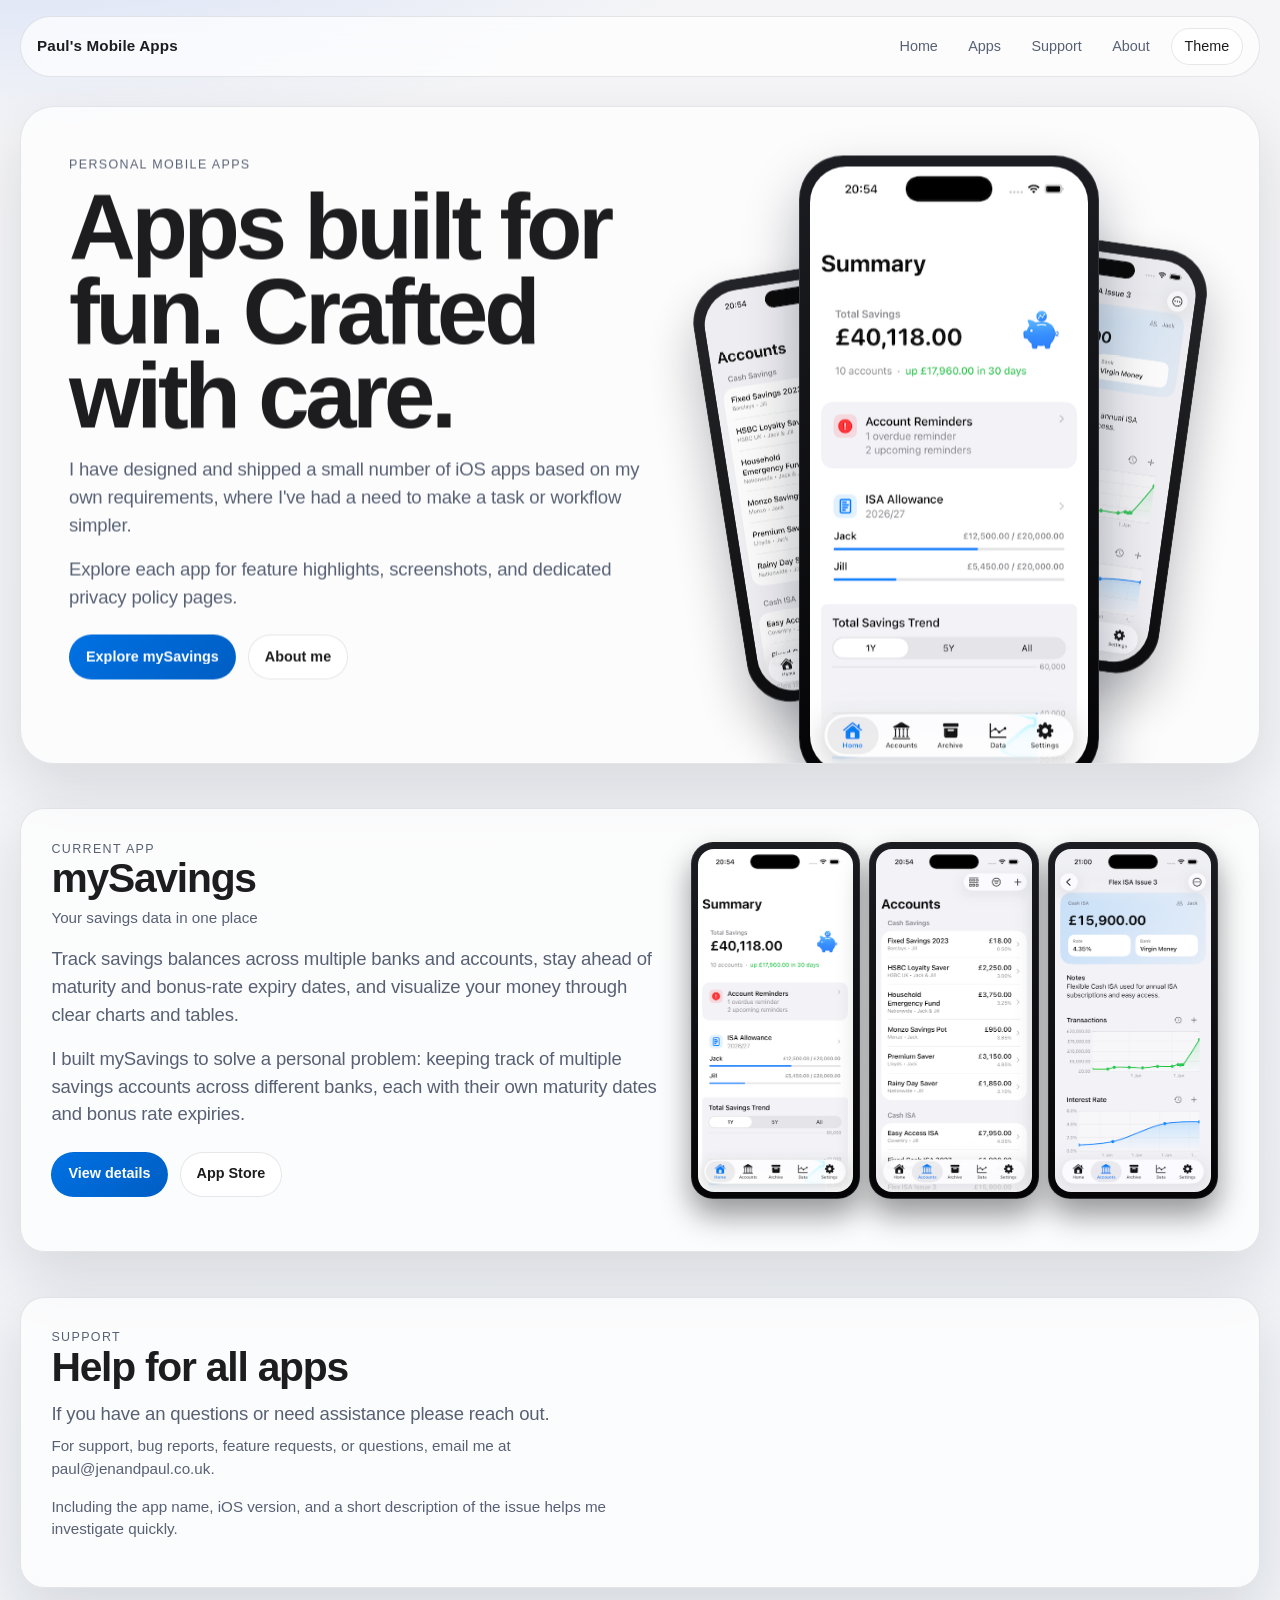
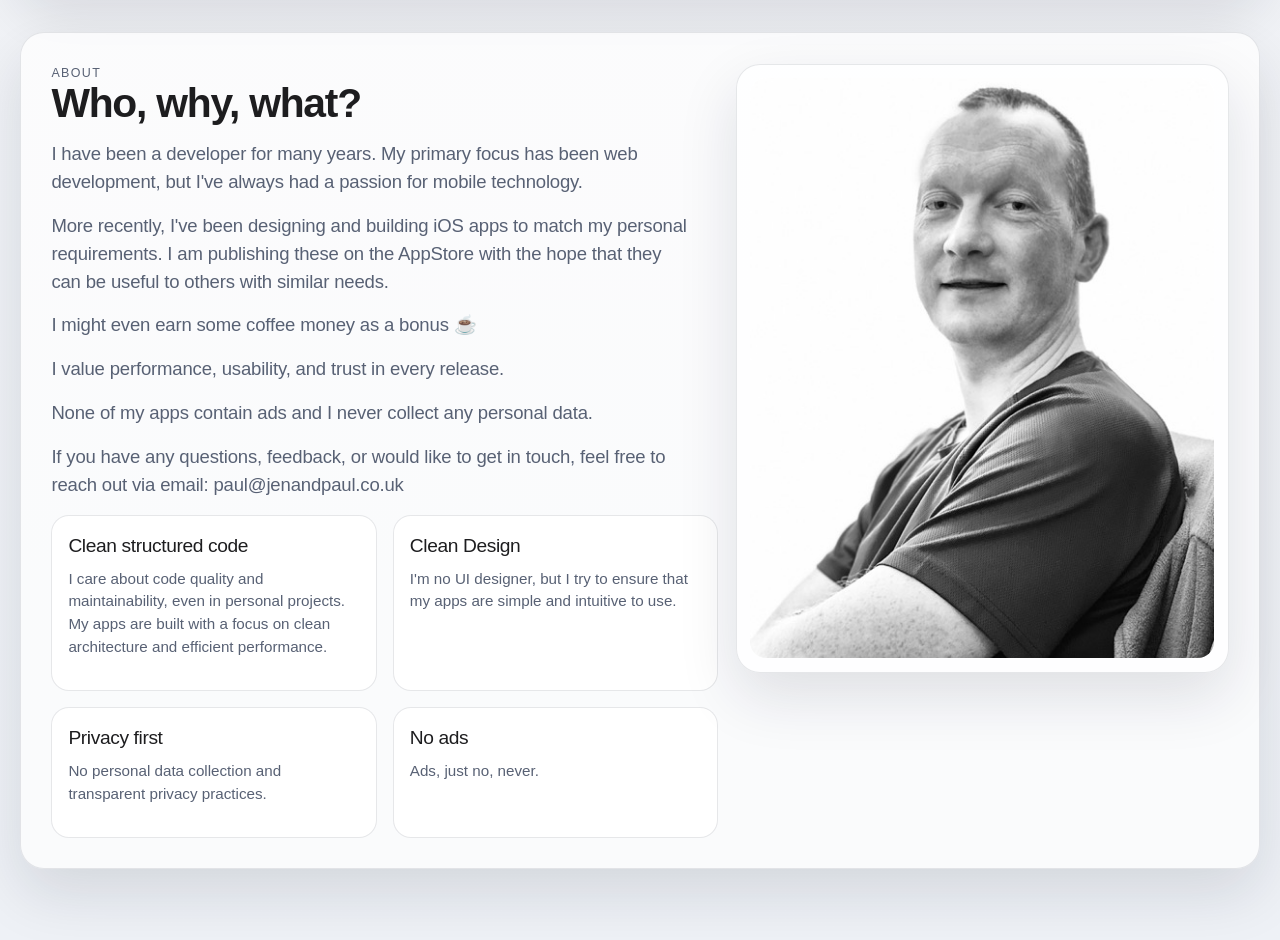
<file: index.html>
<!DOCTYPE html><html lang="en"> <head><meta charset="UTF-8"><meta name="viewport" content="width=device-width, initial-scale=1"><meta name="generator" content="Astro v6.1.7"><link rel="icon" type="image/png" sizes="64x64" href="/favicon.png"><link rel="apple-touch-icon" sizes="180x180" href="/apple-touch-icon.png"><title>Paul | iOS App Portfolio</title><meta name="description" content="A portfolio of personally developed mobile apps with product overviews, screenshots, and privacy details."><meta name="theme-color" content="#0a84ff"><link rel="stylesheet" href="/_astro/apps.CPUqp9ke.css"></head> <body> <div class="page-shell"> <header class="site-header" data-reveal style="--reveal-delay: 40ms;"> <a class="brand" href="/">Paul's Mobile Apps</a> <nav class="nav-links" aria-label="Primary"> <a href="/">Home</a> <a href="/#apps">Apps</a> <a href="/#support">Support</a> <a href="/#about">About</a> <button class="theme-toggle" type="button" id="theme-toggle" aria-label="Toggle dark mode">Theme</button> </nav> </header> <main>  <section class="section section-top hero-ios" data-reveal> <div class="hero-copy" data-parallax> <p class="eyebrow">Personal Mobile Apps</p> <h1 class="display">Apps built for fun. Crafted with care.</h1> <p class="subhead">
I have designed and shipped a small number of iOS apps based on my own
        requirements, where I've had a need to make a task or workflow simpler.
</p> <p class="subhead">
Explore each app for feature highlights, screenshots, and dedicated
        privacy policy pages.
</p> <div class="actions"> <a class="button button-primary" href="/apps/mysavings">Explore mySavings</a> <a class="button button-secondary" href="/#about">About me</a> </div> </div> <div class="hero-device" data-parallax> <div class="device-stack" aria-hidden="true"> <div class="device-frame device-frame-back-left"> <img src="/images/mysavings/mysavings-2.png" data-theme-light-src="/images/mysavings/mysavings-2.png" data-theme-dark-src="/images/mysavings/mysavings-2-dark.png" alt=""> </div> <div class="device-frame device-frame-back-right"> <img src="/images/mysavings/mysavings-3.png" data-theme-light-src="/images/mysavings/mysavings-3.png" data-theme-dark-src="/images/mysavings/mysavings-3-dark.png" alt=""> </div> <div class="device-frame device-frame-front"> <img src="/images/mysavings/mysavings-1.png" data-theme-light-src="/images/mysavings/mysavings-1.png" data-theme-dark-src="/images/mysavings/mysavings-1-dark.png" alt="mySavings account overview screen"> </div> </div> </div> </section> <section class="section card" id="apps" aria-label="App portfolio" data-reveal style="--reveal-delay: 80ms;"> <div class="app-showcase"> <div> <p class="eyebrow">Current App</p> <h2 class="section-title">mySavings</h2> <p class="meta">Your savings data in one place</p> <p class="subhead" style="margin-top: 0;">Track savings balances across multiple banks and accounts, stay ahead of maturity and bonus-rate expiry dates, and visualize your money through clear charts and tables.</p> <p class="subhead">I built mySavings to solve a personal problem: keeping track of multiple savings accounts across different banks, each with their own maturity dates and bonus rate expiries.</p> <div class="actions"> <a class="button button-primary" href="/apps/mysavings">View details</a> <a class="button button-secondary" href="https://apps.apple.com/" target="_blank" rel="noreferrer">App Store</a> </div> </div> <div class="preview-pane" data-parallax> <div class="preview-collage"> <article class="preview-shot"> <div class="iphone-frame"> <img src="/images/mysavings/mysavings-1.png" data-theme-light-src="/images/mysavings/mysavings-1.png" data-theme-dark-src="/images/mysavings/mysavings-1-dark.png" alt="mySavings account overview screen" loading="lazy" decoding="async"> </div> </article><article class="preview-shot"> <div class="iphone-frame"> <img src="/images/mysavings/mysavings-2.png" data-theme-light-src="/images/mysavings/mysavings-2.png" data-theme-dark-src="/images/mysavings/mysavings-2-dark.png" alt="mySavings savings detail screen" loading="lazy" decoding="async"> </div> </article><article class="preview-shot"> <div class="iphone-frame"> <img src="/images/mysavings/mysavings-3.png" data-theme-light-src="/images/mysavings/mysavings-3.png" data-theme-dark-src="/images/mysavings/mysavings-3-dark.png" alt="mySavings reminders screen" loading="lazy" decoding="async"> </div> </article> </div> </div> </div> </section> <section class="section card" id="support" aria-label="Support" data-reveal style="--reveal-delay: 120ms;"> <p class="eyebrow">Support</p> <h2 class="section-title">Help for all apps</h2> <p class="subhead" style="margin-top: 0.7rem;">
If you have an questions or need assistance please reach out.
</p> <p class="meta" style="max-width: 72ch;">
For support, bug reports, feature requests, or questions, email me at
<a href="mailto:paul@jenandpaul.co.uk"> paul@jenandpaul.co.uk</a>.
</p> <p class="meta" style="max-width: 72ch;">
Including the app name, iOS version, and a short description of the issue
      helps me investigate quickly.
</p> </section> <section class="section card" id="about" aria-label="About" data-reveal style="--reveal-delay: 160ms;"> <div class="about-layout"> <div> <p class="eyebrow">About</p> <h2 class="section-title">Who, why, what?</h2> <p class="subhead">
I have been a developer for many years. My primary focus has been web
          development, but I've always had a passion for mobile technology.
</p> <p class="subhead">
More recently, I've been designing and building iOS apps to match my
          personal requirements. I am publishing these on the AppStore with the
          hope that they can be useful to others with similar needs.
</p> <p class="subhead">I might even earn some coffee money as a bonus ☕️</p> <p class="subhead">
I value performance, usability, and trust in every release.
</p> <p class="subhead">
None of my apps contain ads and I never collect any personal data.
</p> <p class="subhead">
If you have any questions, feedback, or would like to get in touch,
          feel free to reach out via email: <a href="mailto:paul@jenandpaul.co.uk">paul@jenandpaul.co.uk</a> </p> <div class="about-grid"> <article class="stat-card"> <p class="stat-value">Clean structured code</p> <p class="meta">
I care about code quality and maintainability, even in personal
              projects. My apps are built with a focus on clean architecture and
              efficient performance.
</p> </article> <article class="stat-card"> <p class="stat-value">Clean Design</p> <p class="meta">
I'm no UI designer, but I try to ensure that my apps are simple
              and intuitive to use.
</p> </article> <article class="stat-card"> <p class="stat-value">Privacy first</p> <p class="meta">
No personal data collection and transparent privacy practices.
</p> </article> <article class="stat-card"> <p class="stat-value">No ads</p> <p class="meta">Ads, just no, never.</p> </article> </div> </div> <aside class="about-photo-card"> <img class="about-photo-image about-photo-image-light" src="/images/paul.jpg" alt="Photo of Paul" loading="lazy" decoding="async"> <img class="about-photo-image about-photo-image-dark" src="/images/paul-dark.jpg" alt="Photo of Paul" loading="lazy" decoding="async"> </aside> </div> </section>  </main> </div> <script>
      (() => {
        const root = document.documentElement;
        const storageKey = "preferred-theme";
        const prefersDark = window.matchMedia(
          "(prefers-color-scheme: dark)",
        ).matches;
        const reduceMotion = window.matchMedia(
          "(prefers-reduced-motion: reduce)",
        ).matches;
        const initial =
          localStorage.getItem(storageKey) || (prefersDark ? "dark" : "light");
        root.setAttribute("data-theme", initial);
        const applyScreenshotTheme = (theme) => {
          const screenshotImages = Array.from(
            document.querySelectorAll("img[data-theme-light-src][data-theme-dark-src]"),
          );
          screenshotImages.forEach((img) => {
            const nextSrc =
              theme === "dark"
                ? img.getAttribute("data-theme-dark-src")
                : img.getAttribute("data-theme-light-src");
            if (nextSrc && img.getAttribute("src") !== nextSrc) {
              img.setAttribute("src", nextSrc);
            }
          });
        };
        applyScreenshotTheme(initial);

        const btn = document.getElementById("theme-toggle");
        if (btn) {
          btn.addEventListener("click", () => {
            const current =
              root.getAttribute("data-theme") === "dark" ? "dark" : "light";
            const next = current === "dark" ? "light" : "dark";
            root.setAttribute("data-theme", next);
            localStorage.setItem(storageKey, next);
            applyScreenshotTheme(next);
          });
        }

        const revealTargets = Array.from(
          document.querySelectorAll("[data-reveal]"),
        );
        if (revealTargets.length > 0) {
          if (reduceMotion || !("IntersectionObserver" in window)) {
            revealTargets.forEach((el) => el.classList.add("is-visible"));
          } else {
            const observer = new IntersectionObserver(
              (entries) => {
                entries.forEach((entry) => {
                  if (!entry.isIntersecting) return;
                  entry.target.classList.add("is-visible");
                  observer.unobserve(entry.target);
                });
              },
              { threshold: 0.12, rootMargin: "0px 0px -8% 0px" },
            );

            revealTargets.forEach((el) => observer.observe(el));
          }
        }

        const parallaxTargets = Array.from(
          document.querySelectorAll("[data-parallax]"),
        );
        if (parallaxTargets.length === 0 || reduceMotion) return;

        const updateParallax = () => {
          const viewportCenter = window.innerHeight * 0.5;
          parallaxTargets.forEach((el) => {
            const rect = el.getBoundingClientRect();
            const elementCenter = rect.top + rect.height * 0.5;
            const delta = (viewportCenter - elementCenter) * 0.03;
            const maxShift = 10;
            const clamped = Math.max(-maxShift, Math.min(maxShift, delta));
            el.style.setProperty(
              "--parallax-offset",
              `${clamped.toFixed(2)}px`,
            );
          });
        };

        let rafId = 0;
        const onScroll = () => {
          if (rafId) return;
          rafId = window.requestAnimationFrame(() => {
            updateParallax();
            rafId = 0;
          });
        };

        updateParallax();
        window.addEventListener("scroll", onScroll, { passive: true });
        window.addEventListener("resize", onScroll);
      })();
    </script> </body> </html>
</file>
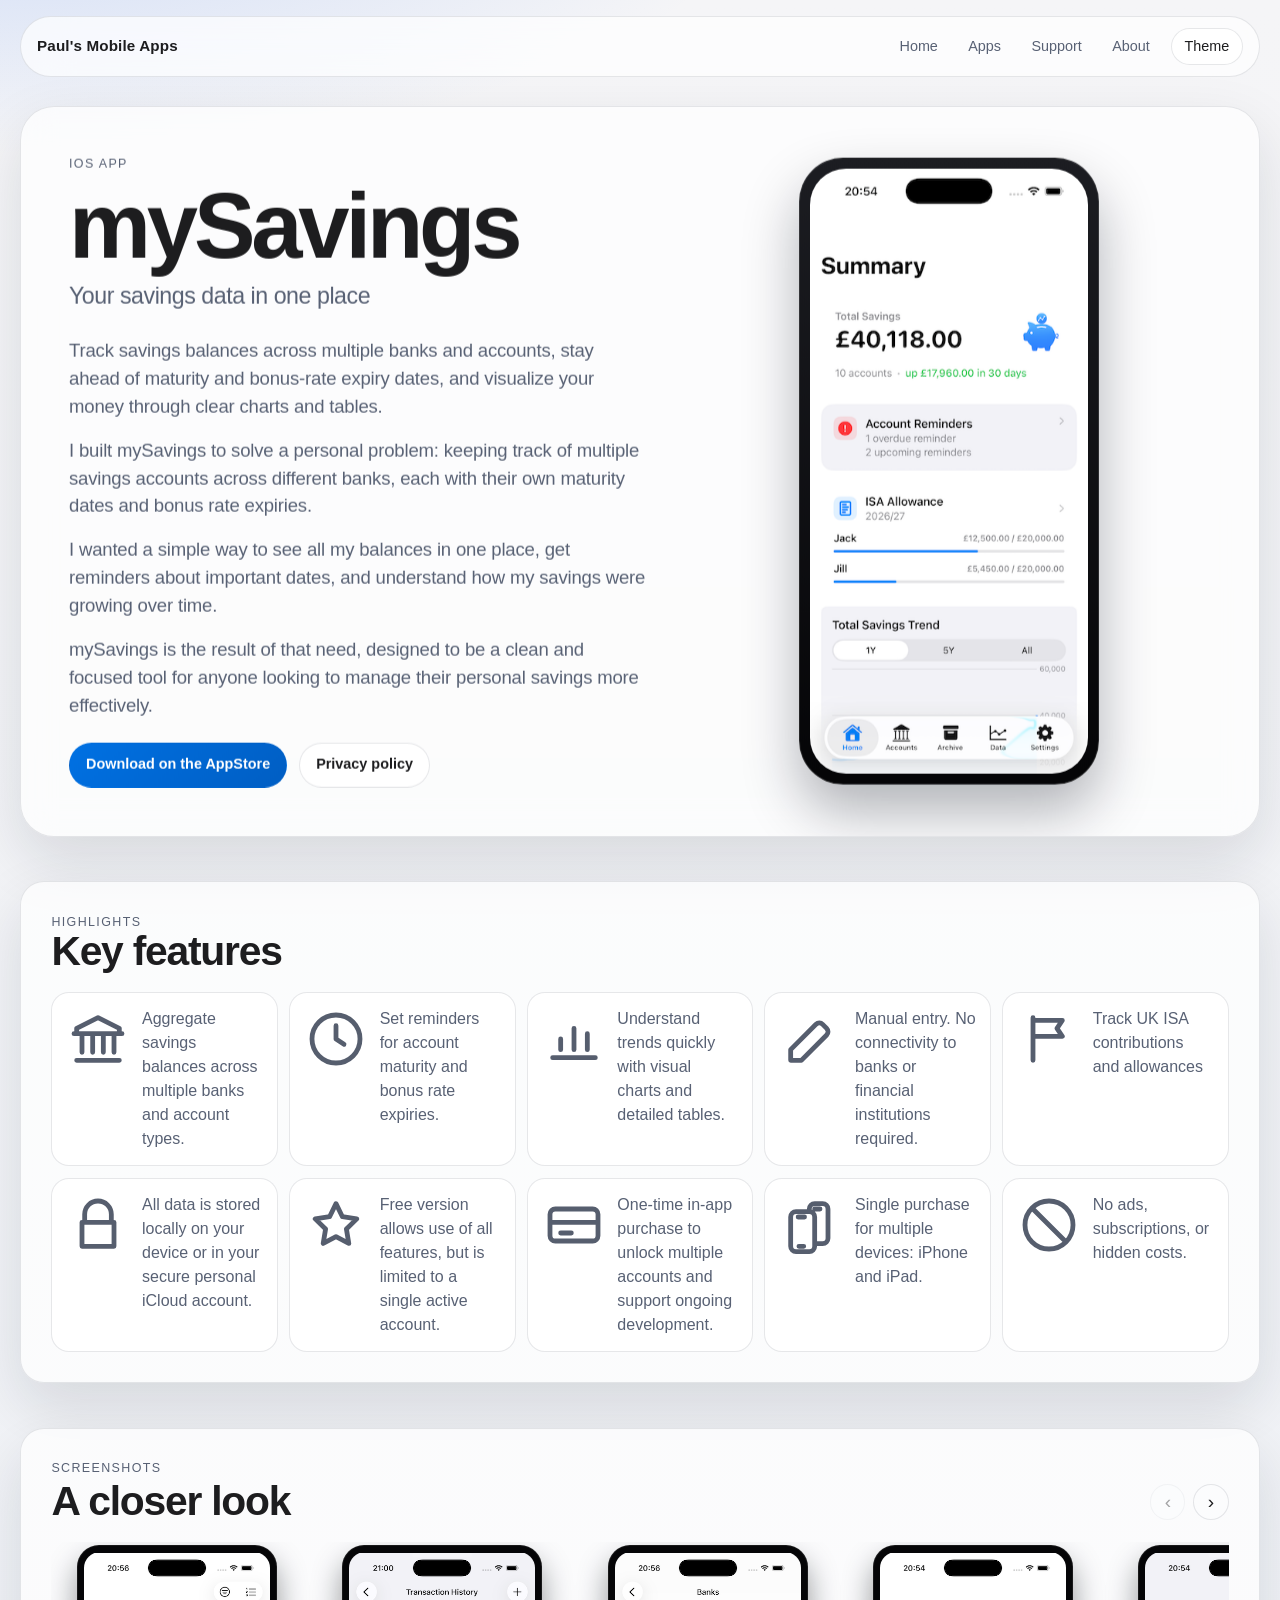
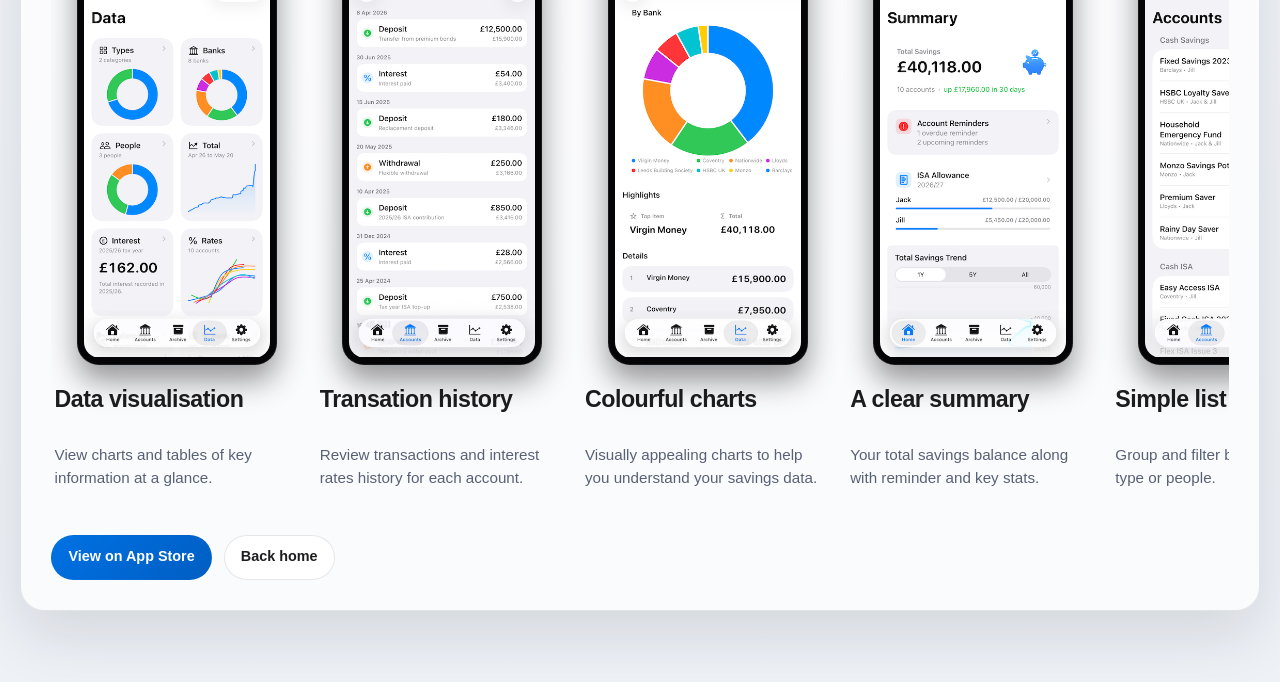
<file: apps/mysavings/index.html>
<!DOCTYPE html><html lang="en"> <head><meta charset="UTF-8"><meta name="viewport" content="width=device-width, initial-scale=1"><meta name="generator" content="Astro v6.1.7"><link rel="icon" type="image/png" sizes="64x64" href="/favicon.png"><link rel="apple-touch-icon" sizes="180x180" href="/apple-touch-icon.png"><title>mySavings | Paul&#39;s Mobile Apps</title><meta name="description" content="Track savings balances across multiple banks and accounts, stay ahead of maturity and bonus-rate expiry dates, and visualize your money through clear charts and tables."><meta name="theme-color" content="#0a84ff"><link rel="stylesheet" href="/_astro/apps.CPUqp9ke.css"></head> <body> <div class="page-shell"> <header class="site-header" data-reveal style="--reveal-delay: 40ms;"> <a class="brand" href="/">Paul's Mobile Apps</a> <nav class="nav-links" aria-label="Primary"> <a href="/">Home</a> <a href="/#apps">Apps</a> <a href="/#support">Support</a> <a href="/#about">About</a> <button class="theme-toggle" type="button" id="theme-toggle" aria-label="Toggle dark mode">Theme</button> </nav> </header> <main>  <section class="section section-top hero-ios" data-reveal> <div class="hero-copy" data-parallax> <p class="eyebrow">iOS App</p> <h1 class="display">mySavings</h1> <p class="strapline">Your savings data in one place</p> <p class="subhead">Track savings balances across multiple banks and accounts, stay ahead of maturity and bonus-rate expiry dates, and visualize your money through clear charts and tables.</p> <p class="subhead">I built mySavings to solve a personal problem: keeping track of multiple savings accounts across different banks, each with their own maturity dates and bonus rate expiries.</p><p class="subhead">I wanted a simple way to see all my balances in one place, get reminders about important dates, and understand how my savings were growing over time.</p><p class="subhead">mySavings is the result of that need, designed to be a clean and focused tool for anyone looking to manage their personal savings more effectively.</p> <div class="actions"> <a class="button button-primary" href="https://apps.apple.com/" target="_blank" rel="noreferrer">Download on the AppStore</a> <a class="button button-secondary" href="/apps/mysavings/privacy">Privacy policy</a> </div> </div> <div class="hero-device" data-parallax> <div class="device-frame"> <img src="/images/mysavings/mysavings-1.png" data-theme-light-src="/images/mysavings/mysavings-1.png" data-theme-dark-src="/images/mysavings/mysavings-1-dark.png" alt="mySavings account overview screen"> </div> </div> </section> <section class="section card" data-reveal style="--reveal-delay: 80ms;"> <p class="eyebrow">Highlights</p> <h2 class="section-title">Key features</h2> <div class="feature-grid"> <article class="feature-pill feature-pill-key"> <svg class="feature-icon" viewBox="0 0 24 24" aria-hidden="true"><path d="M3 10h18M4 10V8l8-4 8 4v2M6 10v7M10 10v7M14 10v7M18 10v7M4 20h16" fill="none" stroke="currentColor" stroke-width="1.8" stroke-linecap="round" stroke-linejoin="round"></path></svg> <span>Aggregate savings balances across multiple banks and account types.</span> </article><article class="feature-pill feature-pill-key"> <svg class="feature-icon" viewBox="0 0 24 24" aria-hidden="true"><path d="M12 7v5l3 2M21 12a9 9 0 1 1-18 0 9 9 0 0 1 18 0Z" fill="none" stroke="currentColor" stroke-width="1.8" stroke-linecap="round" stroke-linejoin="round"></path></svg> <span>Set reminders for account maturity and bonus rate expiries.</span> </article><article class="feature-pill feature-pill-key"> <svg class="feature-icon" viewBox="0 0 24 24" aria-hidden="true"><path d="M4 19h16M7 16v-4M12 16V8M17 16v-6" fill="none" stroke="currentColor" stroke-width="1.8" stroke-linecap="round" stroke-linejoin="round"></path></svg> <span>Understand trends quickly with visual charts and detailed tables.</span> </article><article class="feature-pill feature-pill-key"> <svg class="feature-icon" viewBox="0 0 24 24" aria-hidden="true"><path d="M4 20h4l9.5-9.5a1.8 1.8 0 0 0 0-2.5l-1.5-1.5a1.8 1.8 0 0 0-2.5 0L4 16v4Z" fill="none" stroke="currentColor" stroke-width="1.8" stroke-linecap="round" stroke-linejoin="round"></path></svg> <span>Manual entry. No connectivity to banks or financial institutions required.</span> </article><article class="feature-pill feature-pill-key"> <svg class="feature-icon" viewBox="0 0 24 24" aria-hidden="true"><path d="M6 4v16M6 5h11l-2 3 2 3H6" fill="none" stroke="currentColor" stroke-width="1.8" stroke-linecap="round" stroke-linejoin="round"></path></svg> <span>Track UK ISA contributions and allowances</span> </article><article class="feature-pill feature-pill-key"> <svg class="feature-icon" viewBox="0 0 24 24" aria-hidden="true"><path d="M7 11V8a5 5 0 0 1 10 0v3M6 11h12v9H6z" fill="none" stroke="currentColor" stroke-width="1.8" stroke-linecap="round" stroke-linejoin="round"></path></svg> <span>All data is stored locally on your device or in your secure personal iCloud account.</span> </article><article class="feature-pill feature-pill-key"> <svg class="feature-icon" viewBox="0 0 24 24" aria-hidden="true"><path d="m12 4 2.4 4.9 5.4.8-3.9 3.8.9 5.4-4.8-2.5-4.8 2.5.9-5.4-3.9-3.8 5.4-.8L12 4Z" fill="none" stroke="currentColor" stroke-width="1.8" stroke-linecap="round" stroke-linejoin="round"></path></svg> <span>Free version allows use of all features, but is limited to a single active account.</span> </article><article class="feature-pill feature-pill-key"> <svg class="feature-icon" viewBox="0 0 24 24" aria-hidden="true"><path d="M3 8a2 2 0 0 1 2-2h14a2 2 0 0 1 2 2v8a2 2 0 0 1-2 2H5a2 2 0 0 1-2-2V8Zm0 3h18M7 15h4" fill="none" stroke="currentColor" stroke-width="1.8" stroke-linecap="round" stroke-linejoin="round"></path></svg> <span>One-time in-app purchase to unlock multiple accounts and support ongoing development.</span> </article><article class="feature-pill feature-pill-key"> <svg class="feature-icon" viewBox="0 0 24 24" aria-hidden="true"><path d="M11 7V6a2 2 0 0 1 2-2h3a2 2 0 0 1 2 2v8M18 14v3a2 2 0 0 1-2 2h-2M13 6h2M6 7h5a2 2 0 0 1 2 2v11a2 2 0 0 1-2 2H6a2 2 0 0 1-2-2V9a2 2 0 0 1 2-2Zm0.8 2h2.4M7.1 20h1.8" fill="none" stroke="currentColor" stroke-width="1.8" stroke-linecap="round" stroke-linejoin="round"></path></svg> <span>Single purchase for multiple devices: iPhone and iPad.</span> </article><article class="feature-pill feature-pill-key"> <svg class="feature-icon" viewBox="0 0 24 24" aria-hidden="true"><path d="M12 21a9 9 0 1 0 0-18 9 9 0 0 0 0 18ZM5.7 5.7l12.6 12.6" fill="none" stroke="currentColor" stroke-width="1.8" stroke-linecap="round" stroke-linejoin="round"></path></svg> <span>No ads, subscriptions, or hidden costs.</span> </article> </div> </section> <section class="section card" data-reveal style="--reveal-delay: 120ms;"> <p class="eyebrow">Screenshots</p> <div class="section-title-row"> <h2 class="section-title">A closer look</h2> <div class="carousel-controls"> <button class="carousel-button" type="button" data-carousel-prev aria-label="Previous screenshot">‹</button> <button class="carousel-button" type="button" data-carousel-next aria-label="Next screenshot">›</button> </div> </div> <div class="carousel-shell" data-carousel> <div class="carousel-track" data-carousel-track> <article class="carousel-slide" data-reveal style="--reveal-delay: 0ms;"> <div class="carousel-image-card"> <div class="iphone-frame iphone-frame-large"> <img src="/images/mysavings/mysavings-1.png" data-theme-light-src="/images/mysavings/mysavings-1.png" data-theme-dark-src="/images/mysavings/mysavings-1-dark.png" alt="mySavings account overview screen" loading="lazy" decoding="async"> </div> </div> <div class="carousel-caption"> <h3 class="story-title">A clear summary</h3> <p class="meta">Your total savings balance along with reminder and key stats.</p> </div> </article><article class="carousel-slide" data-reveal style="--reveal-delay: 35ms;"> <div class="carousel-image-card"> <div class="iphone-frame iphone-frame-large"> <img src="/images/mysavings/mysavings-2.png" data-theme-light-src="/images/mysavings/mysavings-2.png" data-theme-dark-src="/images/mysavings/mysavings-2-dark.png" alt="mySavings savings detail screen" loading="lazy" decoding="async"> </div> </div> <div class="carousel-caption"> <h3 class="story-title">Simple list of accounts</h3> <p class="meta">Group and filter by bank, account type or people.</p> </div> </article><article class="carousel-slide" data-reveal style="--reveal-delay: 70ms;"> <div class="carousel-image-card"> <div class="iphone-frame iphone-frame-large"> <img src="/images/mysavings/mysavings-3.png" data-theme-light-src="/images/mysavings/mysavings-3.png" data-theme-dark-src="/images/mysavings/mysavings-3-dark.png" alt="mySavings reminders screen" loading="lazy" decoding="async"> </div> </div> <div class="carousel-caption"> <h3 class="story-title">Clear account details</h3> <p class="meta">Total balance, interest rates, and account information in one place.</p> </div> </article><article class="carousel-slide" data-reveal style="--reveal-delay: 105ms;"> <div class="carousel-image-card"> <div class="iphone-frame iphone-frame-large"> <img src="/images/mysavings/mysavings-4.png" data-theme-light-src="/images/mysavings/mysavings-4.png" data-theme-dark-src="/images/mysavings/mysavings-4-dark.png" alt="mySavings charts view" loading="lazy" decoding="async"> </div> </div> <div class="carousel-caption"> <h3 class="story-title">Scheduled reminders</h3> <p class="meta">Set reminders for maturity and bonus rate expiries.</p> </div> </article><article class="carousel-slide" data-reveal style="--reveal-delay: 140ms;"> <div class="carousel-image-card"> <div class="iphone-frame iphone-frame-large"> <img src="/images/mysavings/mysavings-5.png" data-theme-light-src="/images/mysavings/mysavings-5.png" data-theme-dark-src="/images/mysavings/mysavings-5-dark.png" alt="mySavings tables view" loading="lazy" decoding="async"> </div> </div> <div class="carousel-caption"> <h3 class="story-title">Transation history</h3> <p class="meta">Review transactions and interest rates history for each account.</p> </div> </article><article class="carousel-slide" data-reveal style="--reveal-delay: 175ms;"> <div class="carousel-image-card"> <div class="iphone-frame iphone-frame-large"> <img src="/images/mysavings/mysavings-6.png" data-theme-light-src="/images/mysavings/mysavings-6.png" data-theme-dark-src="/images/mysavings/mysavings-6-dark.png" alt="mySavings settings view" loading="lazy" decoding="async"> </div> </div> <div class="carousel-caption"> <h3 class="story-title">Data visualisation</h3> <p class="meta">View charts and tables of key information at a glance.</p> </div> </article><article class="carousel-slide" data-reveal style="--reveal-delay: 210ms;"> <div class="carousel-image-card"> <div class="iphone-frame iphone-frame-large"> <img src="/images/mysavings/mysavings-7.png" data-theme-light-src="/images/mysavings/mysavings-7.png" data-theme-dark-src="/images/mysavings/mysavings-7-dark.png" alt="mySavings summary analytics screen" loading="lazy" decoding="async"> </div> </div> <div class="carousel-caption"> <h3 class="story-title">Colourful charts</h3> <p class="meta">Visually appealing charts to help you understand your savings data.</p> </div> </article><article class="carousel-slide" data-reveal style="--reveal-delay: 210ms;"> <div class="carousel-image-card"> <div class="iphone-frame iphone-frame-large"> <img src="/images/mysavings/mysavings-8.png" data-theme-light-src="/images/mysavings/mysavings-8.png" data-theme-dark-src="/images/mysavings/mysavings-8-dark.png" alt="mySavings ISA tracking details screen" loading="lazy" decoding="async"> </div> </div> <div class="carousel-caption"> <h3 class="story-title">ISA Tracking</h3> <p class="meta">Track your UK ISA contributions and allowances with ease.</p> </div> </article> </div> </div> <div class="actions"> <a class="button button-primary" href="https://apps.apple.com/" target="_blank" rel="noreferrer">View on App Store</a> <a class="button button-secondary" href="/">Back home</a> </div> </section>  </main> </div> <script>
      (() => {
        const root = document.documentElement;
        const storageKey = "preferred-theme";
        const prefersDark = window.matchMedia(
          "(prefers-color-scheme: dark)",
        ).matches;
        const reduceMotion = window.matchMedia(
          "(prefers-reduced-motion: reduce)",
        ).matches;
        const initial =
          localStorage.getItem(storageKey) || (prefersDark ? "dark" : "light");
        root.setAttribute("data-theme", initial);
        const applyScreenshotTheme = (theme) => {
          const screenshotImages = Array.from(
            document.querySelectorAll("img[data-theme-light-src][data-theme-dark-src]"),
          );
          screenshotImages.forEach((img) => {
            const nextSrc =
              theme === "dark"
                ? img.getAttribute("data-theme-dark-src")
                : img.getAttribute("data-theme-light-src");
            if (nextSrc && img.getAttribute("src") !== nextSrc) {
              img.setAttribute("src", nextSrc);
            }
          });
        };
        applyScreenshotTheme(initial);

        const btn = document.getElementById("theme-toggle");
        if (btn) {
          btn.addEventListener("click", () => {
            const current =
              root.getAttribute("data-theme") === "dark" ? "dark" : "light";
            const next = current === "dark" ? "light" : "dark";
            root.setAttribute("data-theme", next);
            localStorage.setItem(storageKey, next);
            applyScreenshotTheme(next);
          });
        }

        const revealTargets = Array.from(
          document.querySelectorAll("[data-reveal]"),
        );
        if (revealTargets.length > 0) {
          if (reduceMotion || !("IntersectionObserver" in window)) {
            revealTargets.forEach((el) => el.classList.add("is-visible"));
          } else {
            const observer = new IntersectionObserver(
              (entries) => {
                entries.forEach((entry) => {
                  if (!entry.isIntersecting) return;
                  entry.target.classList.add("is-visible");
                  observer.unobserve(entry.target);
                });
              },
              { threshold: 0.12, rootMargin: "0px 0px -8% 0px" },
            );

            revealTargets.forEach((el) => observer.observe(el));
          }
        }

        const parallaxTargets = Array.from(
          document.querySelectorAll("[data-parallax]"),
        );
        if (parallaxTargets.length === 0 || reduceMotion) return;

        const updateParallax = () => {
          const viewportCenter = window.innerHeight * 0.5;
          parallaxTargets.forEach((el) => {
            const rect = el.getBoundingClientRect();
            const elementCenter = rect.top + rect.height * 0.5;
            const delta = (viewportCenter - elementCenter) * 0.03;
            const maxShift = 10;
            const clamped = Math.max(-maxShift, Math.min(maxShift, delta));
            el.style.setProperty(
              "--parallax-offset",
              `${clamped.toFixed(2)}px`,
            );
          });
        };

        let rafId = 0;
        const onScroll = () => {
          if (rafId) return;
          rafId = window.requestAnimationFrame(() => {
            updateParallax();
            rafId = 0;
          });
        };

        updateParallax();
        window.addEventListener("scroll", onScroll, { passive: true });
        window.addEventListener("resize", onScroll);
      })();
    </script> </body> </html> <script>
  (() => {
    const carousels = Array.from(document.querySelectorAll("[data-carousel]"));
    if (carousels.length === 0) return;

    const shuffle = (items) => {
      const result = [...items];
      for (let i = result.length - 1; i > 0; i -= 1) {
        const j = Math.floor(Math.random() * (i + 1));
        [result[i], result[j]] = [result[j], result[i]];
      }
      return result;
    };

    carousels.forEach((root) => {
      const track = root.querySelector("[data-carousel-track]");
      const section = root.closest("section");
      const prev = section?.querySelector("[data-carousel-prev]");
      const next = section?.querySelector("[data-carousel-next]");
      if (!track || !prev || !next) return;

      const slides = Array.from(track.children);
      if (slides.length > 1) {
        const shuffledSlides = shuffle(slides);
        shuffledSlides.forEach((slide) => track.appendChild(slide));
        track.scrollLeft = 0;
      }

      const getStep = () => Math.max(220, Math.round(track.clientWidth * 0.82));
      const updateButtons = () => {
        const maxScroll = track.scrollWidth - track.clientWidth - 2;
        prev.disabled = track.scrollLeft <= 2;
        next.disabled = track.scrollLeft >= maxScroll;
      };

      prev.addEventListener("click", () => {
        track.scrollBy({ left: -getStep(), behavior: "smooth" });
      });

      next.addEventListener("click", () => {
        track.scrollBy({ left: getStep(), behavior: "smooth" });
      });

      let pointerDown = false;
      let moved = false;
      let startX = 0;
      let startLeft = 0;

      track.addEventListener("pointerdown", (event) => {
        pointerDown = true;
        moved = false;
        startX = event.clientX;
        startLeft = track.scrollLeft;
        track.setPointerCapture(event.pointerId);
        track.classList.add("is-dragging");
      });

      track.addEventListener("pointermove", (event) => {
        if (!pointerDown) return;
        const delta = event.clientX - startX;
        if (Math.abs(delta) > 3) moved = true;
        track.scrollLeft = startLeft - delta;
      });

      const releaseDrag = () => {
        pointerDown = false;
        track.classList.remove("is-dragging");
      };

      track.addEventListener("pointerup", releaseDrag);
      track.addEventListener("pointercancel", releaseDrag);
      track.addEventListener("pointerleave", releaseDrag);

      track.addEventListener(
        "click",
        (event) => {
          if (!moved) return;
          event.preventDefault();
          event.stopPropagation();
          moved = false;
        },
        true,
      );

      track.addEventListener("scroll", updateButtons, { passive: true });
      window.addEventListener("resize", updateButtons);
      updateButtons();
    });
  })();
</script>
</file>
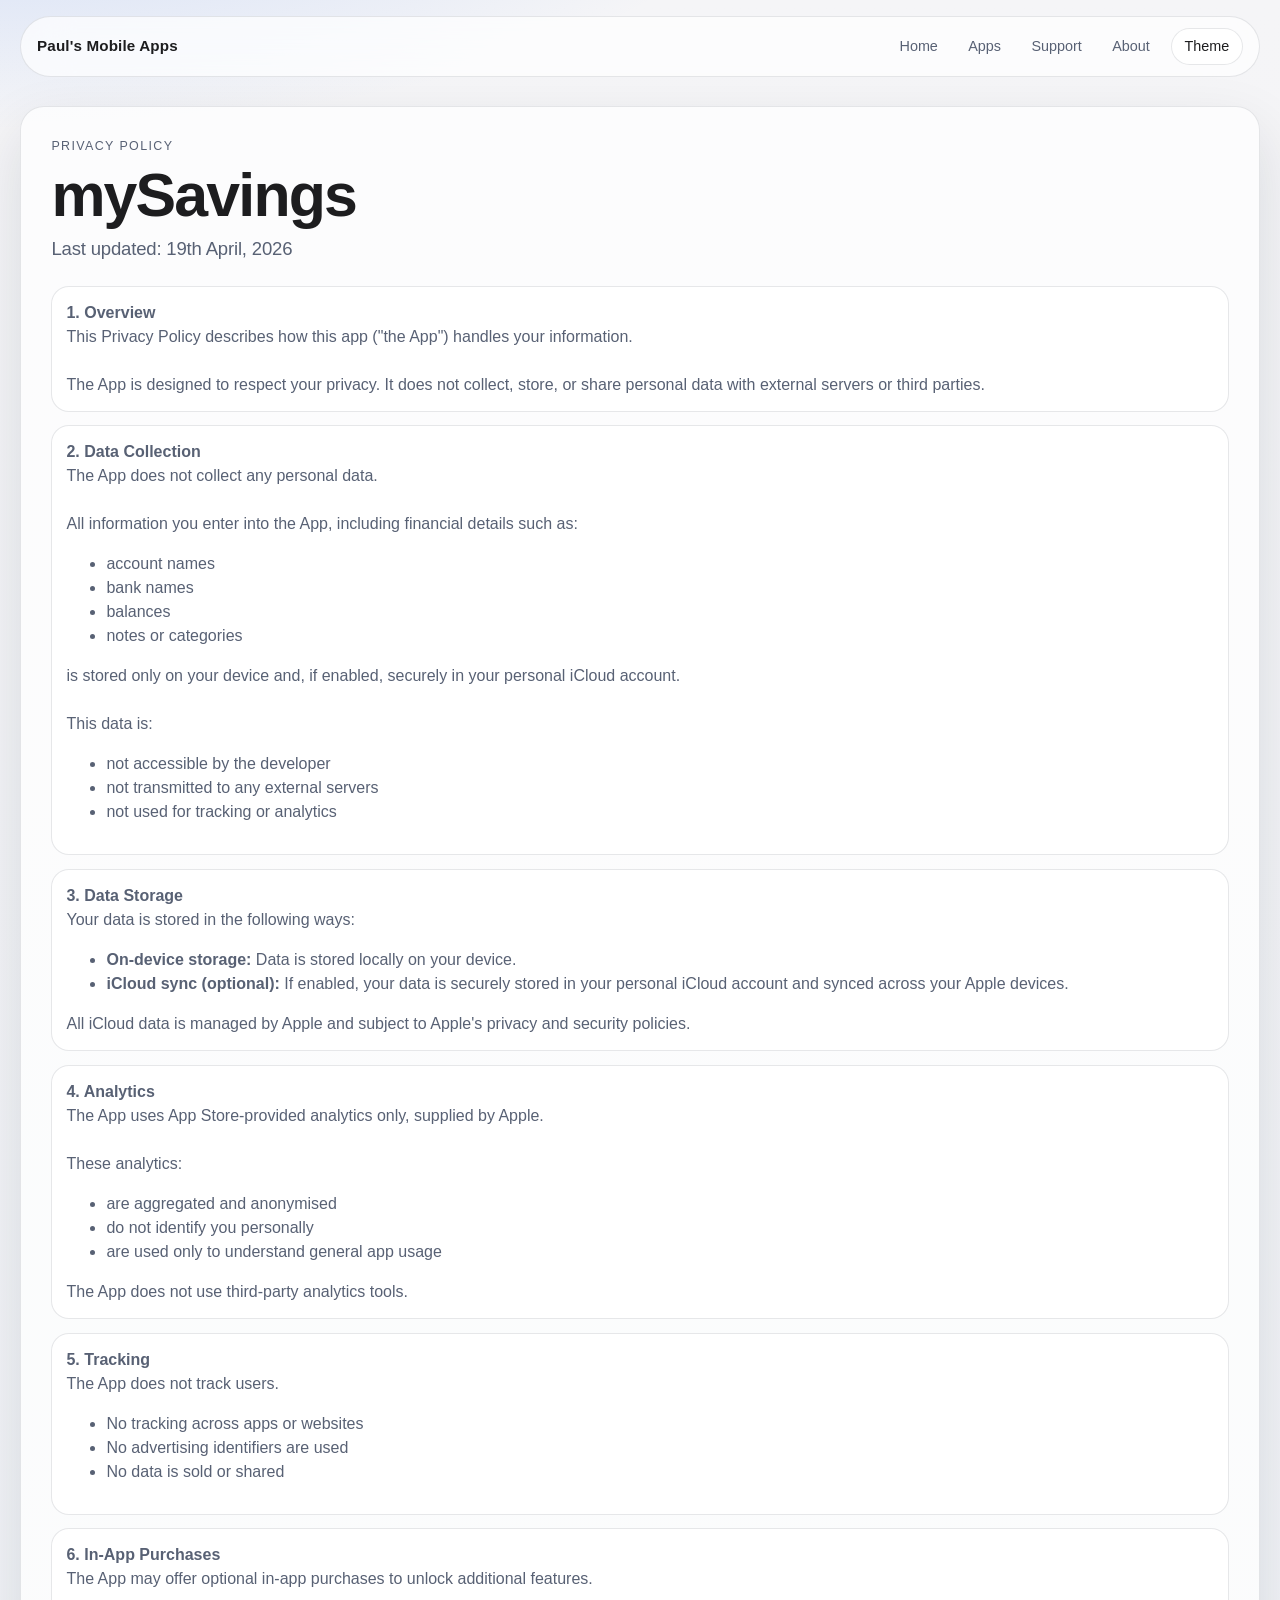
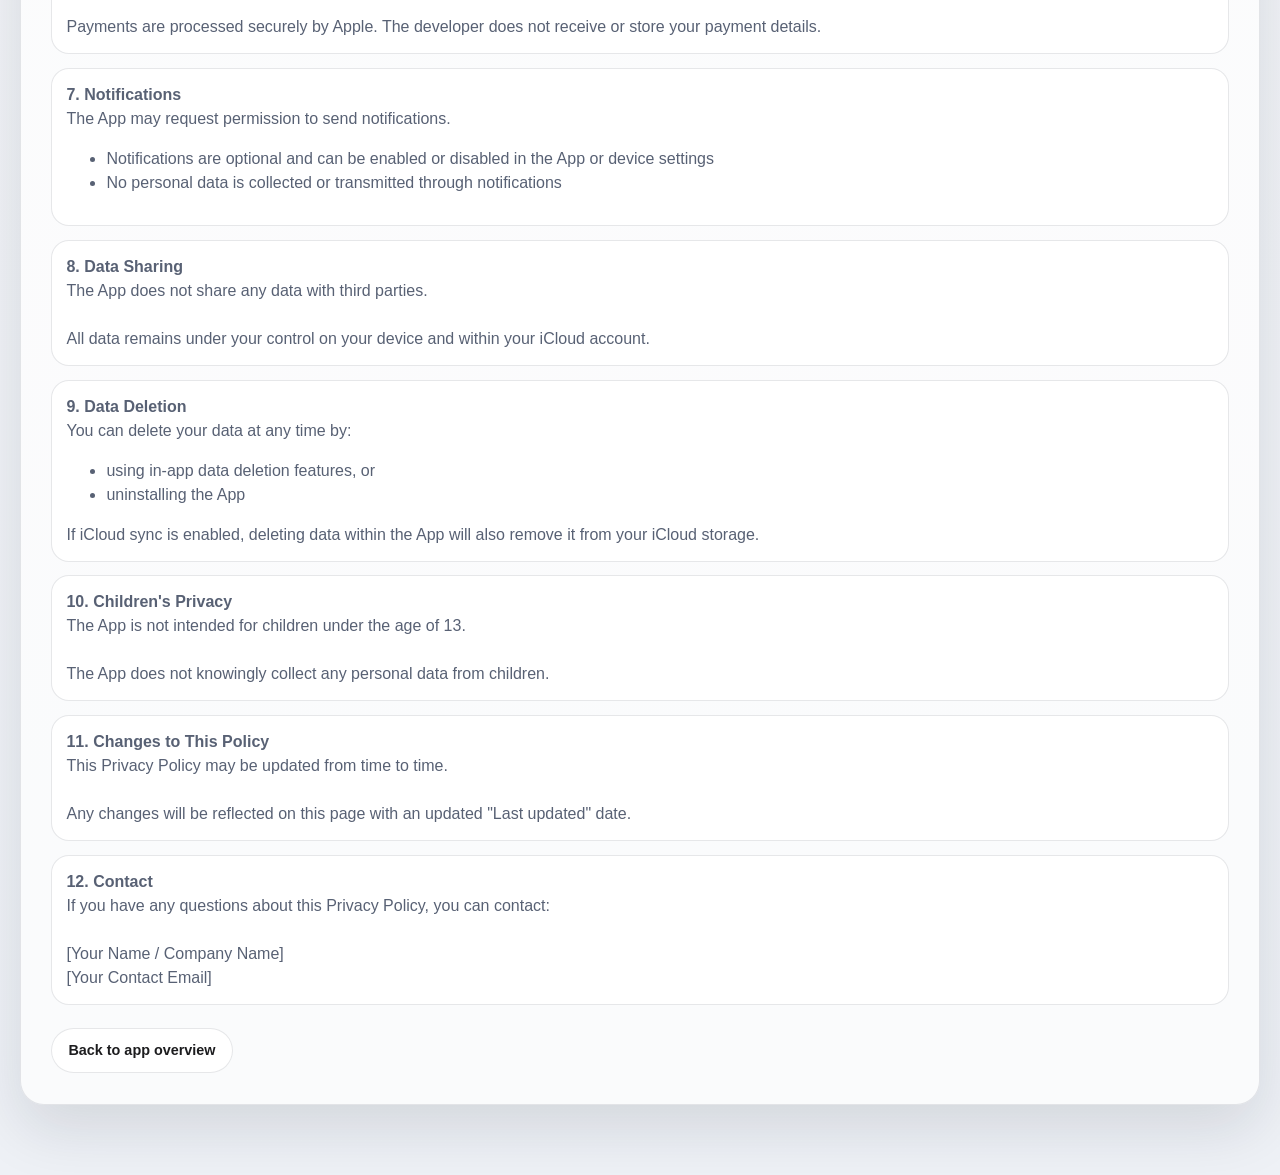
<file: apps/mysavings/privacy/index.html>
<!DOCTYPE html><html lang="en"> <head><meta charset="UTF-8"><meta name="viewport" content="width=device-width, initial-scale=1"><meta name="generator" content="Astro v6.1.7"><link rel="icon" type="image/png" sizes="64x64" href="/favicon.png"><link rel="apple-touch-icon" sizes="180x180" href="/apple-touch-icon.png"><title>mySavings Privacy Policy | Paul&#39;s Mobile Apps</title><meta name="description" content="mySavings privacy policy information."><meta name="theme-color" content="#0a84ff"><link rel="stylesheet" href="/_astro/apps.CPUqp9ke.css"></head> <body> <div class="page-shell"> <header class="site-header" data-reveal style="--reveal-delay: 40ms;"> <a class="brand" href="/">Paul's Mobile Apps</a> <nav class="nav-links" aria-label="Primary"> <a href="/">Home</a> <a href="/#apps">Apps</a> <a href="/#support">Support</a> <a href="/#about">About</a> <button class="theme-toggle" type="button" id="theme-toggle" aria-label="Toggle dark mode">Theme</button> </nav> </header> <main>  <section class="section section-top card" data-reveal> <p class="eyebrow">Privacy Policy</p> <h1 class="section-title" style="font-size: clamp(2rem, 5vw, 3.8rem); margin-top: 0.5rem;"> mySavings </h1> <p class="subhead" style="margin-top: 0.6rem;">
Last updated: 19th April, 2026 </p> <div class="feature-grid" style="margin-top: 1.4rem; grid-template-columns: 1fr; gap: 0.85rem;"> <article class="feature-pill"> <strong>1. Overview</strong><br>
This Privacy Policy describes how this app ("the App") handles your information.<br><br>
The App is designed to respect your privacy. It does not collect, store, or
        share personal data with external servers or third parties.
</article> <article class="feature-pill"> <strong>2. Data Collection</strong><br>
The App does not collect any personal data.<br><br>
All information you enter into the App, including financial details such as:
<ul> <li>account names</li> <li>bank names</li> <li>balances</li> <li>notes or categories</li> </ul>
is stored only on your device and, if enabled, securely in your personal iCloud
        account.<br><br>
This data is:
<ul> <li>not accessible by the developer</li> <li>not transmitted to any external servers</li> <li>not used for tracking or analytics</li> </ul> </article> <article class="feature-pill"> <strong>3. Data Storage</strong><br>
Your data is stored in the following ways:
<ul> <li> <strong>On-device storage:</strong> Data is stored locally on your device.
</li> <li> <strong>iCloud sync (optional):</strong> If enabled, your data is securely
            stored in your personal iCloud account and synced across your Apple devices.
</li> </ul>
All iCloud data is managed by Apple and subject to Apple's privacy and security
        policies.
</article> <article class="feature-pill"> <strong>4. Analytics</strong><br>
The App uses App Store-provided analytics only, supplied by Apple.<br><br>
These analytics:
<ul> <li>are aggregated and anonymised</li> <li>do not identify you personally</li> <li>are used only to understand general app usage</li> </ul>
The App does not use third-party analytics tools.
</article> <article class="feature-pill"> <strong>5. Tracking</strong><br>
The App does not track users.
<ul> <li>No tracking across apps or websites</li> <li>No advertising identifiers are used</li> <li>No data is sold or shared</li> </ul> </article> <article class="feature-pill"> <strong>6. In-App Purchases</strong><br>
The App may offer optional in-app purchases to unlock additional features.<br><br>
Payments are processed securely by Apple. The developer does not receive or
        store your payment details.
</article> <article class="feature-pill"> <strong>7. Notifications</strong><br>
The App may request permission to send notifications.
<ul> <li>
Notifications are optional and can be enabled or disabled in the App
            or device settings
</li> <li>
No personal data is collected or transmitted through notifications
</li> </ul> </article> <article class="feature-pill"> <strong>8. Data Sharing</strong><br>
The App does not share any data with third parties.<br><br>
All data remains under your control on your device and within your iCloud
        account.
</article> <article class="feature-pill"> <strong>9. Data Deletion</strong><br>
You can delete your data at any time by:
<ul> <li>using in-app data deletion features, or</li> <li>uninstalling the App</li> </ul>
If iCloud sync is enabled, deleting data within the App will also remove it
        from your iCloud storage.
</article> <article class="feature-pill"> <strong>10. Children's Privacy</strong><br>
The App is not intended for children under the age of 13.<br><br>
The App does not knowingly collect any personal data from children.
</article> <article class="feature-pill"> <strong>11. Changes to This Policy</strong><br>
This Privacy Policy may be updated from time to time.<br><br>
Any changes will be reflected on this page with an updated "Last updated"
        date.
</article> <article class="feature-pill"> <strong>12. Contact</strong><br>
If you have any questions about this Privacy Policy, you can contact:<br><br>
[Your Name / Company Name]<br>
[Your Contact Email]
</article> </div> <div class="actions"> <a class="button button-secondary" href="/apps/mysavings">Back to app overview</a> </div> </section>  </main> </div> <script>
      (() => {
        const root = document.documentElement;
        const storageKey = "preferred-theme";
        const prefersDark = window.matchMedia(
          "(prefers-color-scheme: dark)",
        ).matches;
        const reduceMotion = window.matchMedia(
          "(prefers-reduced-motion: reduce)",
        ).matches;
        const initial =
          localStorage.getItem(storageKey) || (prefersDark ? "dark" : "light");
        root.setAttribute("data-theme", initial);
        const applyScreenshotTheme = (theme) => {
          const screenshotImages = Array.from(
            document.querySelectorAll("img[data-theme-light-src][data-theme-dark-src]"),
          );
          screenshotImages.forEach((img) => {
            const nextSrc =
              theme === "dark"
                ? img.getAttribute("data-theme-dark-src")
                : img.getAttribute("data-theme-light-src");
            if (nextSrc && img.getAttribute("src") !== nextSrc) {
              img.setAttribute("src", nextSrc);
            }
          });
        };
        applyScreenshotTheme(initial);

        const btn = document.getElementById("theme-toggle");
        if (btn) {
          btn.addEventListener("click", () => {
            const current =
              root.getAttribute("data-theme") === "dark" ? "dark" : "light";
            const next = current === "dark" ? "light" : "dark";
            root.setAttribute("data-theme", next);
            localStorage.setItem(storageKey, next);
            applyScreenshotTheme(next);
          });
        }

        const revealTargets = Array.from(
          document.querySelectorAll("[data-reveal]"),
        );
        if (revealTargets.length > 0) {
          if (reduceMotion || !("IntersectionObserver" in window)) {
            revealTargets.forEach((el) => el.classList.add("is-visible"));
          } else {
            const observer = new IntersectionObserver(
              (entries) => {
                entries.forEach((entry) => {
                  if (!entry.isIntersecting) return;
                  entry.target.classList.add("is-visible");
                  observer.unobserve(entry.target);
                });
              },
              { threshold: 0.12, rootMargin: "0px 0px -8% 0px" },
            );

            revealTargets.forEach((el) => observer.observe(el));
          }
        }

        const parallaxTargets = Array.from(
          document.querySelectorAll("[data-parallax]"),
        );
        if (parallaxTargets.length === 0 || reduceMotion) return;

        const updateParallax = () => {
          const viewportCenter = window.innerHeight * 0.5;
          parallaxTargets.forEach((el) => {
            const rect = el.getBoundingClientRect();
            const elementCenter = rect.top + rect.height * 0.5;
            const delta = (viewportCenter - elementCenter) * 0.03;
            const maxShift = 10;
            const clamped = Math.max(-maxShift, Math.min(maxShift, delta));
            el.style.setProperty(
              "--parallax-offset",
              `${clamped.toFixed(2)}px`,
            );
          });
        };

        let rafId = 0;
        const onScroll = () => {
          if (rafId) return;
          rafId = window.requestAnimationFrame(() => {
            updateParallax();
            rafId = 0;
          });
        };

        updateParallax();
        window.addEventListener("scroll", onScroll, { passive: true });
        window.addEventListener("resize", onScroll);
      })();
    </script> </body> </html>
</file>
<file: _astro/apps.CPUqp9ke.css>
:root{color-scheme:light dark;--bg: #f5f5f7;--bg-deep: #eef1f6;--surface: rgba(255, 255, 255, .7);--surface-strong: rgba(255, 255, 255, .88);--surface-dark: #101114;--text: #1d1d1f;--text-muted: #586174;--text-on-dark: #f5f5f7;--border: rgba(15, 23, 42, .1);--shadow: 0 24px 60px rgba(20, 26, 40, .12);--accent: #0071e3;--accent-strong: #005ec3;--radius-xl: 34px;--radius-lg: 24px;--radius-md: 18px;--anchor-offset: 6.5rem}:root[data-theme=dark]{--bg: #0b0d12;--bg-deep: #131722;--surface: rgba(19, 27, 39, .7);--surface-strong: rgba(25, 33, 46, .88);--surface-dark: #050507;--text: #f5f5f7;--text-muted: #a7b0bf;--text-on-dark: #f5f5f7;--border: rgba(148, 163, 184, .24);--shadow: 0 24px 70px rgba(0, 0, 0, .5);--accent: #2f93ff;--accent-strong: #4ca4ff}*{box-sizing:border-box}html,body{margin:0;min-height:100%;scroll-behavior:smooth}body{font-family:SF Pro Text,SF Pro Display,Helvetica Neue,Segoe UI,sans-serif;background:radial-gradient(120rem 42rem at 0% -5%,rgba(58,121,243,.2),transparent 40%),radial-gradient(100rem 52rem at 100% -20%,rgba(86,204,214,.15),transparent 44%),linear-gradient(180deg,var(--bg),var(--bg-deep));color:var(--text);line-height:1.5}a{color:inherit;text-decoration:none}.page-shell{width:min(1240px,calc(100% - 2.5rem));margin:0 auto;padding:1rem 0 4.4rem}.site-header{display:flex;align-items:center;justify-content:space-between;gap:1rem;padding:.7rem 1rem;border:1px solid var(--border);border-radius:999px;background:var(--surface);backdrop-filter:blur(24px) saturate(1.3);position:sticky;top:1rem;z-index:30}.brand{font-size:.95rem;font-weight:600;letter-spacing:.01em}.nav-links{display:flex;align-items:center;gap:.7rem;color:var(--text-muted);font-size:.9rem}.nav-links a{padding:.35rem .6rem;border-radius:999px}.nav-links a:hover{color:var(--text);background:#80808024}.theme-toggle{border:1px solid var(--border);border-radius:999px;background:var(--surface-strong);color:var(--text);padding:.4rem .8rem;font:inherit;cursor:pointer}main{margin-top:1.8rem}.section{margin-top:2.8rem}section[id]{scroll-margin-top:var(--anchor-offset)}.section-top{margin-top:0}.eyebrow{margin:0;font-size:.78rem;letter-spacing:.11em;text-transform:uppercase;color:var(--text-muted)}.display{margin:.7rem 0 0;font-size:clamp(2.6rem,7.2vw,6.8rem);line-height:.92;letter-spacing:-.045em;max-width:11.5ch;text-wrap:balance;overflow-wrap:anywhere}.strapline{margin-top:.6rem;font-size:clamp(1.15rem,1.9vw,1.45rem);letter-spacing:-.02em;color:var(--text-muted)}.subhead{margin:1rem 0 0;font-size:clamp(1.03rem,1.45vw,1.34rem);letter-spacing:-.01em;color:var(--text-muted);max-width:62ch;overflow-wrap:anywhere}.actions{margin-top:1.45rem;display:flex;flex-wrap:wrap;gap:.75rem}.button{display:inline-flex;align-items:center;justify-content:center;border-radius:999px;padding:.68rem 1rem;font-size:.9rem;font-weight:600;border:1px solid transparent;transition:transform .16s ease,filter .16s ease,background .16s ease}.button:hover{transform:translateY(-.5px);filter:brightness(1.03)}.button-primary{color:#fff;background:linear-gradient(135deg,var(--accent),var(--accent-strong))}.button-secondary{border-color:var(--border);background:var(--surface-strong)}.hero-ios{display:grid;grid-template-columns:1.05fr .95fr;gap:clamp(1.2rem,3vw,2.8rem);border-radius:var(--radius-xl);border:1px solid var(--border);background:var(--surface);backdrop-filter:blur(16px);box-shadow:var(--shadow);padding:clamp(1.4rem,4vw,3rem);overflow:hidden}.hero-copy,.hero-device{will-change:transform}.hero-copy{min-width:0}.hero-device{display:grid;align-content:center;justify-items:center}.device-stack{position:relative;width:min(470px,96vw);height:clamp(420px,50vw,560px);display:grid;place-items:center}.device-frame{width:min(300px,86vw);border-radius:44px;padding:10px;border:1px solid rgba(255,255,255,.12);background:linear-gradient(180deg,#1c1d22,#050507);box-shadow:0 28px 55px #080e1c4d}.device-frame img{width:100%;display:block;border-radius:36px}.device-frame-front{position:relative;z-index:3}.device-frame-back-left,.device-frame-back-right{position:absolute;width:min(208px,52vw);opacity:.96;filter:saturate(.95) brightness(.98)}.device-frame-back-left{left:1%;top:20%;transform:rotate(-9deg);z-index:1}.device-frame-back-right{right:0%;top:15%;transform:rotate(8deg);z-index:2}.chip-row{margin-top:1rem;display:flex;flex-wrap:wrap;gap:.6rem}.chip{padding:.42rem .72rem;border-radius:999px;border:1px solid var(--border);background:var(--surface-strong);color:var(--text-muted);font-size:.82rem}.card{border:1px solid var(--border);border-radius:var(--radius-lg);background:var(--surface);box-shadow:var(--shadow);padding:clamp(1.1rem,2.4vw,1.9rem)}.section-title{margin:0;font-size:clamp(1.6rem,3.2vw,2.55rem);line-height:1.02;letter-spacing:-.03em;text-wrap:balance}.app-showcase{display:grid;grid-template-columns:1.05fr .95fr;gap:1.2rem;align-items:start}.preview-pane{min-height:0;border-radius:var(--radius-lg);padding:.72rem}.preview-collage{display:grid;grid-template-columns:repeat(3,minmax(0,1fr));gap:.58rem}.preview-shot{aspect-ratio:9 / 19;border-radius:20px}.iphone-frame{position:relative;width:100%;height:100%;border-radius:22px;padding:6px;border:1px solid rgba(255,255,255,.1);background:linear-gradient(180deg,#1c1d22,#050507);box-shadow:0 16px 30px #06080c6b;overflow:hidden}.iphone-frame:before{content:"";position:absolute;top:7px;left:50%;transform:translate(-50%);width:30%;height:4px;border-radius:999px;background:#ffffff29}.iphone-frame img{width:100%;height:100%;object-fit:cover;display:block;border-radius:16px}.preview-shot .iphone-frame img{object-position:center 20%}.meta{margin-top:.45rem;color:var(--text-muted);font-size:.95rem}.feature-grid{margin-top:1.2rem;display:grid;grid-template-columns:repeat(auto-fit,minmax(220px,1fr));gap:.7rem}.feature-pill{padding:.88rem;border-radius:var(--radius-md);border:1px solid var(--border);background:var(--surface-strong);color:var(--text-muted);font-size:1rem}.feature-pill-key{display:flex;align-items:flex-start;gap:.72rem}.feature-icon{display:inline-flex;align-items:center;justify-content:center;width:4rem;height:4rem;line-height:1;color:color-mix(in srgb,var(--text-muted) 88%,black 12%);opacity:.95;flex:0 0 auto}.feature-pill-key span{display:block;min-width:0}.gallery-rail{margin-top:1rem;display:grid;grid-auto-flow:column;grid-auto-columns:minmax(180px,230px);gap:.75rem;overflow-x:auto;scroll-snap-type:x mandatory;padding-bottom:.2rem}.gallery-rail img{width:100%;border-radius:24px;border:1px solid var(--border);box-shadow:var(--shadow);scroll-snap-align:start}.dark-panel{background:radial-gradient(circle at 40% 0%,rgba(95,153,255,.16),transparent 45%),var(--surface-dark);color:var(--text-on-dark);border-color:#ffffff1f}.dark-panel .meta,.dark-panel .subhead,.dark-panel .feature-pill,.dark-panel .eyebrow{color:#f5f5f7c7}.about-grid{display:grid;grid-template-columns:1fr 1fr;gap:1rem;padding-top:1rem}.about-layout{display:grid;grid-template-columns:minmax(0,1.15fr) minmax(240px,.85fr);gap:1.1rem;align-items:start}.about-photo-card{border-radius:var(--radius-lg);border:1px solid var(--border);background:color-mix(in srgb,var(--surface-strong) 86%,transparent);padding:.85rem;box-shadow:var(--shadow)}.about-photo-image{width:100%;display:block;border-radius:calc(var(--radius-lg) - 8px);aspect-ratio:4 / 5;object-fit:cover}.about-photo-image-dark{display:none}:root[data-theme=dark] .about-photo-image-light{display:none}:root[data-theme=dark] .about-photo-image-dark{display:block}.stat-card{border-radius:var(--radius-md);border:1px solid var(--border);background:var(--surface-strong);padding:1rem}.stat-value{font-size:1.2rem;margin:0;letter-spacing:-.02em}[data-reveal]{opacity:0;transform:translateY(16px) scale(.995);transition:opacity .52s cubic-bezier(.22,.7,.2,1),transform .56s cubic-bezier(.22,.7,.2,1);transition-delay:var(--reveal-delay, 0ms)}[data-reveal].is-visible{opacity:1;transform:translateY(0) scale(1)}[data-parallax]{transform:translate3d(0,var(--parallax-offset, 0px),0);will-change:transform}footer{margin-top:3rem;color:var(--text-muted);font-size:.9rem;text-align:center}.carousel-shell{margin-top:1.2rem}.section-title-row{margin-top:.2rem;display:flex;align-items:center;justify-content:space-between;gap:.75rem}.carousel-controls{display:flex;justify-content:flex-start;gap:.5rem;margin-bottom:0;flex-shrink:0}.carousel-button{width:2.2rem;height:2.2rem;border-radius:999px;border:1px solid var(--border);background:#ffffff24;color:inherit;font-size:1.2rem;line-height:1;cursor:pointer}.carousel-button:disabled{opacity:.4;cursor:default}.carousel-track{display:grid;grid-auto-flow:column;grid-auto-columns:minmax(250px,31vw);gap:.95rem;overflow-x:auto;overflow-y:hidden;padding:.2rem .05rem .4rem;scroll-snap-type:x mandatory;scroll-padding-left:.1rem;-webkit-overflow-scrolling:touch}.carousel-track.is-dragging{cursor:grabbing;user-select:none}.carousel-track::-webkit-scrollbar{height:.52rem}.carousel-track::-webkit-scrollbar-thumb{border-radius:999px;background:#ffffff38}.carousel-slide{scroll-snap-align:start;display:grid;grid-template-rows:auto 1fr;gap:.72rem}.carousel-image-card{display:flex;justify-content:center;align-items:flex-start;min-height:430px}.carousel-image-card img{width:100%}.iphone-frame-large{width:200px;height:420px;max-width:100%;border-color:#ffffff14;background:#050507}.iphone-frame-large img{width:100%;height:100%;object-fit:contain;object-position:center center}.carousel-caption{padding:0 .15rem;display:grid;align-content:start;row-gap:.55rem;grid-template-rows:auto 1fr}.story-title{margin:0;font-size:clamp(1.08rem,1.85vw,1.45rem);line-height:1.05;letter-spacing:-.02em;min-height:2.1em;display:-webkit-box;-webkit-line-clamp:2;-webkit-box-orient:vertical;overflow:hidden}.carousel-caption .meta{margin-top:0;max-width:30ch}@media(max-width:960px){.hero-ios,.app-showcase,.about-grid,.about-layout{grid-template-columns:1fr}.carousel-track{grid-auto-columns:minmax(230px,68vw)}.carousel-image-card{min-height:400px}.iphone-frame-large{width:182px;height:382px}.device-frame{width:min(320px,72vw)}.device-stack{width:min(420px,100%);max-width:100%;height:clamp(390px,64vw,500px)}.device-frame-back-left,.device-frame-back-right{width:min(176px,42vw)}.preview-collage{grid-template-columns:repeat(3,minmax(0,1fr))}}@media(max-width:720px){:root{--anchor-offset: 9.25rem}.page-shell{width:min(1240px,calc(100% - 1.15rem))}.hero-ios{padding:1rem;overflow:visible}.hero-copy{width:100%;min-width:0;max-width:100%;overflow-wrap:anywhere}.site-header{flex-wrap:wrap;justify-content:center;border-radius:20px}.nav-links{width:100%;justify-content:center;flex-wrap:wrap}.display{max-width:100%;font-size:clamp(2.1rem,11vw,3.6rem);letter-spacing:-.03em;padding-right:.04em;text-wrap:pretty}.subhead{max-width:100%;text-wrap:pretty}.hero-copy .actions{width:100%}.hero-copy .button{max-width:100%;white-space:normal;text-align:center}.section-title-row{flex-wrap:wrap;align-items:flex-start}.carousel-track{grid-auto-columns:minmax(215px,82vw)}.carousel-image-card{min-height:370px}.iphone-frame-large{width:168px;height:352px}.device-stack{width:min(360px,100%);max-width:100%;height:clamp(340px,92vw,450px)}.device-frame{width:min(235px,63vw)}.device-frame-back-left,.device-frame-back-right{width:min(136px,36vw)}.device-frame-back-left{left:0%;top:18%}.device-frame-back-right{right:-1%;top:16%}}@media(prefers-reduced-motion:reduce){html,body{scroll-behavior:auto}[data-reveal]{opacity:1;transform:none;transition:none}[data-parallax]{transform:none}.button{transition:none}}
</file>
